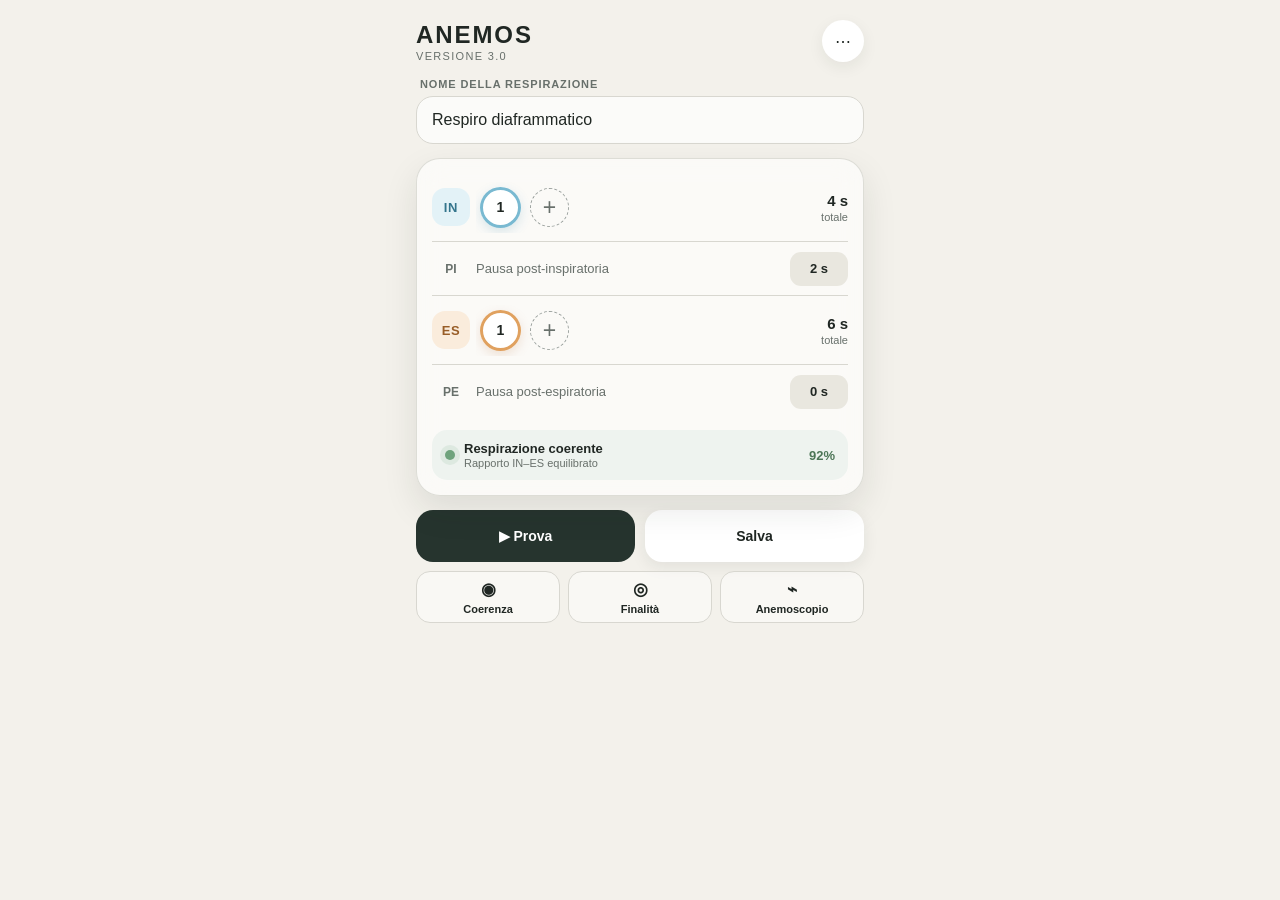
<file: ANEMOS_3/index.html>
<!DOCTYPE html>
<html lang="it">
<head>
    <meta charset="UTF-8">

    <meta
        name="viewport"
        content="width=device-width, initial-scale=1, viewport-fit=cover"
    >

    <meta
        name="theme-color"
        content="#f3f1eb"
    >

    <title>ANEMOS 3.0</title>

    <style>
        :root {
            --background: #f3f1eb;
            --surface: #ffffff;
            --surface-soft: #e9e7df;
            --text: #202723;
            --text-soft: #68706b;
            --line: #d8d7d0;

            --in: #79b9d1;
            --in-soft: #e3f2f7;

            --es: #e0a15f;
            --es-soft: #faecdc;

            --dark: #26342e;
            --danger: #a34444;

            --radius-large: 24px;
            --radius-medium: 17px;
            --radius-small: 12px;

            --shadow:
                0 14px 34px rgba(28, 38, 33, 0.10);
        }

        * {
            box-sizing: border-box;
            -webkit-tap-highlight-color: transparent;
        }

        html,
        body {
            margin: 0;
            min-height: 100%;
            background: var(--background);
            color: var(--text);
            font-family:
                -apple-system,
                BlinkMacSystemFont,
                "Segoe UI",
                sans-serif;
        }

        body {
            display: flex;
            justify-content: center;
        }

        button,
        input {
            font: inherit;
        }

        button {
            color: inherit;
        }

        .app {
            width: 100%;
            max-width: 480px;
            min-height: 100dvh;
            padding:
                max(18px, env(safe-area-inset-top))
                16px
                max(22px, env(safe-area-inset-bottom));
        }

        /* HEADER */

        .topbar {
            display: flex;
            align-items: center;
            justify-content: space-between;
            min-height: 46px;
            margin-bottom: 14px;
        }

        .brand-block {
            display: flex;
            flex-direction: column;
            gap: 1px;
        }

        .brand {
            margin: 0;
            font-size: 24px;
            font-weight: 760;
            letter-spacing: 0.08em;
        }

        .version {
            font-size: 11px;
            color: var(--text-soft);
            letter-spacing: 0.12em;
        }

        .icon-button {
            width: 42px;
            height: 42px;
            border: 0;
            border-radius: 50%;
            background: var(--surface);
            box-shadow: 0 5px 16px rgba(28, 38, 33, 0.07);
            cursor: pointer;
        }

        /* NOME RESPIRAZIONE */

        .breath-name {
            margin-bottom: 14px;
        }

        .breath-name label {
            display: block;
            margin: 0 0 6px 4px;
            font-size: 11px;
            font-weight: 700;
            color: var(--text-soft);
            letter-spacing: 0.08em;
            text-transform: uppercase;
        }

        .breath-name input {
            width: 100%;
            height: 48px;
            padding: 0 15px;
            border: 1px solid var(--line);
            border-radius: var(--radius-medium);
            background: rgba(255, 255, 255, 0.72);
            color: var(--text);
            font-size: 16px;
            outline: none;
        }

        .breath-name input:focus {
            border-color: var(--dark);
            background: var(--surface);
        }

        /* BUILDER */

        .builder {
            padding: 15px;
            border: 1px solid rgba(216, 215, 208, 0.85);
            border-radius: var(--radius-large);
            background: rgba(255, 255, 255, 0.62);
            box-shadow: var(--shadow);
            backdrop-filter: blur(14px);
        }

        .phase-row {
            display: grid;
            grid-template-columns: 44px 1fr 42px;
            align-items: center;
            min-height: 66px;
        }

        .phase-label {
            display: flex;
            align-items: center;
            justify-content: center;
            width: 38px;
            height: 38px;
            border-radius: 13px;
            font-size: 13px;
            font-weight: 800;
            letter-spacing: 0.05em;
        }

        .phase-label.in {
            background: var(--in-soft);
            color: #34758c;
        }

        .phase-label.es {
            background: var(--es-soft);
            color: #985d27;
        }

        .timeline {
            display: flex;
            align-items: center;
            gap: 9px;
            min-width: 0;
            overflow-x: auto;
            padding: 5px 4px;
            scrollbar-width: none;
        }

        .timeline::-webkit-scrollbar {
            display: none;
        }

        .anemodromos {
            position: relative;
            flex: 0 0 auto;
            width: 41px;
            height: 41px;
            border: 0;
            border-radius: 50%;
            background: var(--surface);
            box-shadow:
                0 3px 10px rgba(30, 40, 35, 0.10),
                inset 0 0 0 2px var(--line);
            font-size: 14px;
            font-weight: 750;
            cursor: pointer;
        }

        .anemodromos.in-active {
            box-shadow:
                0 4px 12px rgba(61, 139, 168, 0.18),
                inset 0 0 0 3px var(--in);
        }

        .anemodromos.es-active {
            box-shadow:
                0 4px 12px rgba(183, 111, 49, 0.18),
                inset 0 0 0 3px var(--es);
        }

        .anemodromos small {
            position: absolute;
            left: 50%;
            bottom: -13px;
            transform: translateX(-50%);
            font-size: 9px;
            font-weight: 650;
            color: var(--text-soft);
            white-space: nowrap;
        }

        .add-button {
            width: 39px;
            height: 39px;
            border: 1px dashed #9ca29e;
            border-radius: 50%;
            background: transparent;
            color: var(--text-soft);
            font-size: 23px;
            line-height: 1;
            cursor: pointer;
        }

        .phase-summary {
            display: flex;
            flex-direction: column;
            align-items: flex-end;
            gap: 2px;
            font-size: 11px;
            color: var(--text-soft);
        }

        .phase-summary strong {
            color: var(--text);
            font-size: 15px;
        }

        .divider {
            height: 1px;
            margin: 1px 0;
            background: var(--line);
        }

        /* PAUSE */

        .pause-row {
            display: grid;
            grid-template-columns: 44px 1fr 58px;
            align-items: center;
            min-height: 51px;
        }

        .pause-symbol {
            width: 38px;
            text-align: center;
            font-size: 12px;
            font-weight: 800;
            color: var(--text-soft);
        }

        .pause-label {
            font-size: 13px;
            color: var(--text-soft);
        }

        .pause-control {
            display: flex;
            align-items: center;
            justify-content: center;
            height: 34px;
            border-radius: 11px;
            background: var(--surface-soft);
            font-size: 13px;
            font-weight: 750;
        }

        /* ANALISI */

        .status-bar {
            display: flex;
            align-items: center;
            justify-content: space-between;
            gap: 10px;
            margin-top: 13px;
            padding: 11px 13px;
            border-radius: 15px;
            background: #eef3ef;
        }

        .status-main {
            display: flex;
            align-items: center;
            gap: 9px;
            min-width: 0;
        }

        .status-dot {
            flex: 0 0 auto;
            width: 10px;
            height: 10px;
            border-radius: 50%;
            background: #6ea37c;
            box-shadow: 0 0 0 5px rgba(110, 163, 124, 0.13);
        }

        .status-text {
            min-width: 0;
        }

        .status-text strong {
            display: block;
            font-size: 13px;
        }

        .status-text span {
            display: block;
            margin-top: 1px;
            overflow: hidden;
            color: var(--text-soft);
            font-size: 11px;
            text-overflow: ellipsis;
            white-space: nowrap;
        }

        .status-score {
            font-size: 13px;
            font-weight: 800;
            color: #4d7657;
        }

        /* AZIONI */

        .primary-actions {
            display: grid;
            grid-template-columns: 1fr 1fr;
            gap: 10px;
            margin-top: 14px;
        }

        .action-button {
            min-height: 52px;
            border: 0;
            border-radius: var(--radius-medium);
            font-size: 14px;
            font-weight: 750;
            cursor: pointer;
        }

        .action-button.preview {
            background: var(--dark);
            color: white;
        }

        .action-button.save {
            background: var(--surface);
            box-shadow: 0 5px 16px rgba(28, 38, 33, 0.08);
        }

        .secondary-actions {
            display: grid;
            grid-template-columns: repeat(3, 1fr);
            gap: 8px;
            margin-top: 9px;
        }

        .secondary-button {
            min-height: 47px;
            padding: 7px 5px;
            border: 1px solid var(--line);
            border-radius: 14px;
            background: rgba(255, 255, 255, 0.44);
            font-size: 11px;
            font-weight: 690;
            cursor: pointer;
        }

        .secondary-button span {
            display: block;
            margin-bottom: 3px;
            font-size: 17px;
        }

        /* OVERLAY E BOTTOM SHEET */

        .overlay {
            position: fixed;
            z-index: 20;
            inset: 0;
            display: flex;
            align-items: flex-end;
            justify-content: center;
            padding-top: 30px;
            background: rgba(20, 27, 24, 0.38);
            opacity: 0;
            pointer-events: none;
            transition: opacity 180ms ease;
        }

        .overlay.open {
            opacity: 1;
            pointer-events: auto;
        }

        .sheet {
            width: 100%;
            max-width: 480px;
            max-height: 88dvh;
            overflow-y: auto;
            padding:
                10px
                17px
                max(22px, env(safe-area-inset-bottom));
            border-radius: 27px 27px 0 0;
            background: var(--background);
            box-shadow: 0 -16px 40px rgba(20, 27, 24, 0.20);
            transform: translateY(105%);
            transition: transform 220ms ease;
        }

        .overlay.open .sheet {
            transform: translateY(0);
        }

        .sheet-handle {
            width: 44px;
            height: 5px;
            margin: 0 auto 13px;
            border-radius: 999px;
            background: #babdb9;
        }

        .sheet-header {
            display: flex;
            align-items: center;
            justify-content: space-between;
            margin-bottom: 15px;
        }

        .sheet-title {
            margin: 0;
            font-size: 18px;
        }

        .sheet-subtitle {
            margin: 3px 0 0;
            color: var(--text-soft);
            font-size: 12px;
        }

        .close-button {
            width: 38px;
            height: 38px;
            border: 0;
            border-radius: 50%;
            background: var(--surface);
            font-size: 18px;
            cursor: pointer;
        }

        .editor-card {
            margin-bottom: 11px;
            padding: 14px;
            border: 1px solid var(--line);
            border-radius: var(--radius-medium);
            background: rgba(255, 255, 255, 0.70);
        }

        .editor-label {
            display: block;
            margin-bottom: 9px;
            font-size: 11px;
            font-weight: 800;
            color: var(--text-soft);
            letter-spacing: 0.07em;
            text-transform: uppercase;
        }

        .segmented {
            display: grid;
            grid-template-columns: repeat(3, 1fr);
            gap: 5px;
            padding: 4px;
            border-radius: 13px;
            background: var(--surface-soft);
        }

        .segment {
            min-height: 38px;
            border: 0;
            border-radius: 10px;
            background: transparent;
            font-size: 12px;
            font-weight: 700;
            cursor: pointer;
        }

        .segment.selected {
            background: var(--surface);
            box-shadow: 0 2px 8px rgba(28, 38, 33, 0.10);
        }

        .duration-control {
            display: grid;
            grid-template-columns: 46px 1fr 46px;
            gap: 8px;
            align-items: center;
        }

        .duration-button {
            height: 42px;
            border: 0;
            border-radius: 12px;
            background: var(--surface-soft);
            font-size: 21px;
            cursor: pointer;
        }

        .duration-value {
            text-align: center;
            font-size: 22px;
            font-weight: 800;
        }

        .sector {
            padding: 12px 0;
            border-bottom: 1px solid var(--line);
        }

        .sector:last-child {
            border-bottom: 0;
            padding-bottom: 0;
        }

        .sector:first-child {
            padding-top: 0;
        }

        .sector-head {
            display: flex;
            align-items: center;
            justify-content: space-between;
            gap: 10px;
            margin-bottom: 9px;
        }

        .sector-toggle {
            display: flex;
            align-items: center;
            gap: 9px;
            font-size: 14px;
            font-weight: 700;
        }

        .sector-toggle input {
            width: 19px;
            height: 19px;
            accent-color: var(--dark);
        }

        .volume-options {
            display: grid;
            grid-template-columns: repeat(3, 1fr);
            gap: 5px;
        }

        .volume-button {
            min-height: 35px;
            border: 1px solid var(--line);
            border-radius: 10px;
            background: transparent;
            font-size: 11px;
            font-weight: 680;
            cursor: pointer;
        }

        .volume-button.selected {
            border-color: var(--dark);
            background: var(--dark);
            color: white;
        }

        .sheet-actions {
            display: grid;
            grid-template-columns: 1fr 2fr;
            gap: 9px;
            margin-top: 14px;
        }

        .delete-button,
        .confirm-button {
            min-height: 50px;
            border: 0;
            border-radius: 15px;
            font-weight: 760;
            cursor: pointer;
        }

        .delete-button {
            background: #f1dddd;
            color: var(--danger);
        }

        .confirm-button {
            background: var(--dark);
            color: white;
        }

        /* TELEFONI MOLTO PICCOLI */

        @media (max-height: 720px) {
            .app {
                padding-top: 10px;
            }

            .topbar {
                min-height: 39px;
                margin-bottom: 8px;
            }

            .breath-name {
                margin-bottom: 9px;
            }

            .breath-name input {
                height: 43px;
            }

            .builder {
                padding: 11px 13px;
            }

            .phase-row {
                min-height: 59px;
            }

            .pause-row {
                min-height: 44px;
            }

            .primary-actions {
                margin-top: 10px;
            }

            .action-button {
                min-height: 47px;
            }

            .secondary-button {
                min-height: 42px;
            }
        }
    </style>
</head>

<body>

    <main class="app">

        <header class="topbar">
            <div class="brand-block">
                <h1 class="brand">ANEMOS</h1>
                <span class="version">VERSIONE 3.0</span>
            </div>

            <button
                class="icon-button"
                type="button"
                aria-label="Menu"
            >
                ⋯
            </button>
        </header>

        <section class="breath-name">
            <label for="breathName">
                Nome della respirazione
            </label>

            <input
                id="breathName"
                type="text"
                value="Respiro diaframmatico"
                autocomplete="off"
            >
        </section>

        <section class="builder">

            <div class="phase-row">

                <div class="phase-label in">
                    IN
                </div>

                <div
                    class="timeline"
                    id="inhaleTimeline"
                >
                    <button
                        class="anemodromos in-active"
                        type="button"
                        data-phase="IN"
                        data-number="1"
                    >
                        1
                        <small>4 s</small>
                    </button>

                    <button
                        class="add-button"
                        type="button"
                        data-add-phase="IN"
                        aria-label="Aggiungi Anemodromos inspiratorio"
                    >
                        +
                    </button>
                </div>

                <div class="phase-summary">
                    <strong id="inhaleTotal">4 s</strong>
                    <span>totale</span>
                </div>

            </div>

            <div class="divider"></div>

            <div class="pause-row">

                <div class="pause-symbol">
                    PI
                </div>

                <div class="pause-label">
                    Pausa post-inspiratoria
                </div>

                <div class="pause-control">
                    2 s
                </div>

            </div>

            <div class="divider"></div>

            <div class="phase-row">

                <div class="phase-label es">
                    ES
                </div>

                <div
                    class="timeline"
                    id="exhaleTimeline"
                >
                    <button
                        class="anemodromos es-active"
                        type="button"
                        data-phase="ES"
                        data-number="1"
                    >
                        1
                        <small>6 s</small>
                    </button>

                    <button
                        class="add-button"
                        type="button"
                        data-add-phase="ES"
                        aria-label="Aggiungi Anemodromos espiratorio"
                    >
                        +
                    </button>
                </div>

                <div class="phase-summary">
                    <strong id="exhaleTotal">6 s</strong>
                    <span>totale</span>
                </div>

            </div>

            <div class="divider"></div>

            <div class="pause-row">

                <div class="pause-symbol">
                    PE
                </div>

                <div class="pause-label">
                    Pausa post-espiratoria
                </div>

                <div class="pause-control">
                    0 s
                </div>

            </div>

            <div class="status-bar">

                <div class="status-main">
                    <span class="status-dot"></span>

                    <div class="status-text">
                        <strong>Respirazione coerente</strong>
                        <span>Rapporto IN–ES equilibrato</span>
                    </div>
                </div>

                <div class="status-score">
                    92%
                </div>

            </div>

        </section>

        <section class="primary-actions">

            <button
                class="action-button preview"
                type="button"
            >
                ▶ Prova
            </button>

            <button
                class="action-button save"
                type="button"
            >
                Salva
            </button>

        </section>

        <section class="secondary-actions">

            <button
                class="secondary-button"
                type="button"
            >
                <span>◉</span>
                Coerenza
            </button>

            <button
                class="secondary-button"
                type="button"
            >
                <span>◎</span>
                Finalità
            </button>

            <button
                class="secondary-button"
                type="button"
            >
                <span>⌁</span>
                Anemoscopio
            </button>

        </section>

    </main>

    <!-- EDITOR ANEMODROMOS -->

    <div
        class="overlay"
        id="editorOverlay"
        aria-hidden="true"
    >

        <section
            class="sheet"
            role="dialog"
            aria-modal="true"
            aria-labelledby="editorTitle"
        >

            <div class="sheet-handle"></div>

            <header class="sheet-header">

                <div>
                    <h2
                        class="sheet-title"
                        id="editorTitle"
                    >
                        Anemodromos 1
                    </h2>

                    <p
                        class="sheet-subtitle"
                        id="editorSubtitle"
                    >
                        Inspirazione
                    </p>
                </div>

                <button
                    class="close-button"
                    id="closeEditor"
                    type="button"
                    aria-label="Chiudi editor"
                >
                    ×
                </button>

            </header>

            <div class="editor-card">

                <span class="editor-label">
                    Durata
                </span>

                <div class="duration-control">

                    <button
                        class="duration-button"
                        id="decreaseDuration"
                        type="button"
                    >
                        −
                    </button>

                    <div
                        class="duration-value"
                        id="durationValue"
                    >
                        4,0 s
                    </div>

                    <button
                        class="duration-button"
                        id="increaseDuration"
                        type="button"
                    >
                        +
                    </button>

                </div>

            </div>

            <div class="editor-card">

                <span class="editor-label">
                    Percorso dell’aria
                </span>

                <div
                    class="segmented"
                    data-single-selection
                >

                    <button
    class="segment selected"
    id="noseButton"
    type="button"
>
    👃👃
</button>

<button
    class="segment"
    type="button"
>
    👄
</button>

<button
    class="segment"
    type="button"
>
    👃👄
</button>
                </div>

            </div>

            <div class="editor-card">

                <span class="editor-label">
                    Settori e volumi
                </span>

                <div class="sector">

                    <div class="sector-head">
                        <label class="sector-toggle">
                            <input
                                type="checkbox"
                                checked
                            >
                            Addome
                        </label>
                    </div>

                    <div
                        class="volume-options"
                        data-single-selection
                    >
                        <button
                            class="volume-button"
                            type="button"
                        >
                            Ridotto
                        </button>

                        <button
                            class="volume-button"
                            type="button"
                        >
                            Naturale
                        </button>

                        <button
                            class="volume-button selected"
                            type="button"
                        >
                            Completo
                        </button>
                    </div>

                </div>

                <div class="sector">

                    <div class="sector-head">
                        <label class="sector-toggle">
                            <input
                                type="checkbox"
                                checked
                            >
                            Torace inferiore
                        </label>
                    </div>

                    <div
                        class="volume-options"
                        data-single-selection
                    >
                        <button
                            class="volume-button"
                            type="button"
                        >
                            Ridotto
                        </button>

                        <button
                            class="volume-button selected"
                            type="button"
                        >
                            Naturale
                        </button>

                        <button
                            class="volume-button"
                            type="button"
                        >
                            Completo
                        </button>
                    </div>

                </div>

                <div class="sector">

                    <div class="sector-head">
                        <label class="sector-toggle">
                            <input
                                type="checkbox"
                                checked
                            >
                            Torace superiore
                        </label>
                    </div>

                    <div
                        class="volume-options"
                        data-single-selection
                    >
                        <button
                            class="volume-button selected"
                            type="button"
                        >
                            Ridotto
                        </button>

                        <button
                            class="volume-button"
                            type="button"
                        >
                            Naturale
                        </button>

                        <button
                            class="volume-button"
                            type="button"
                        >
                            Completo
                        </button>
                    </div>

                </div>

            </div>

            <div class="sheet-actions">

                <button
                    class="delete-button"
                    type="button"
                >
                    Elimina
                </button>

                <button
                    class="confirm-button"
                    id="confirmEditor"
                    type="button"
                >
                    Conferma
                </button>

            </div>

        </section>

    </div>

    <script>
        const overlay =
            document.getElementById("editorOverlay");

        const closeEditorButton =
            document.getElementById("closeEditor");

        const confirmEditorButton =
            document.getElementById("confirmEditor");

        const editorTitle =
            document.getElementById("editorTitle");

        const editorSubtitle =
            document.getElementById("editorSubtitle");

        const durationValue =
            document.getElementById("durationValue");

        let currentDuration = 4;

        function openEditor(phase, number, duration) {
            editorTitle.textContent =
                `Anemodromos ${number}`;

            editorSubtitle.textContent =
                phase === "IN"
                    ? "Inspirazione"
                    : "Espirazione";

            currentDuration = duration;

            updateDurationDisplay();

            overlay.classList.add("open");
            overlay.setAttribute("aria-hidden", "false");

            document.body.style.overflow = "hidden";
        }

        function closeEditor() {
            overlay.classList.remove("open");
            overlay.setAttribute("aria-hidden", "true");

            document.body.style.overflow = "";
        }

        function updateDurationDisplay() {
            durationValue.textContent =
                currentDuration
                    .toFixed(1)
                    .replace(".", ",") + " s";
        }

        document.addEventListener(
            "click",
            function (event) {
                const anemodromos =
                    event.target.closest(
                        ".anemodromos"
                    );

                if (anemodromos) {
                    const phase =
                        anemodromos.dataset.phase;

                    const number =
                        anemodromos.dataset.number;

                    const durationText =
                        anemodromos
                            .querySelector("small")
                            .textContent;

                    const duration =
                        Number(
                            durationText.replace(
                                " s",
                                ""
                            )
                        );

                    openEditor(
                        phase,
                        number,
                        duration
                    );

                    return;
                }

                const addButton =
                    event.target.closest(
                        "[data-add-phase]"
                    );

                if (addButton) {
                    addAnemodromos(
                        addButton.dataset.addPhase
                    );
                }
            }
        );

        function addAnemodromos(phase) {
            const timeline =
                phase === "IN"
                    ? document.getElementById(
                        "inhaleTimeline"
                    )
                    : document.getElementById(
                        "exhaleTimeline"
                    );

            const addButton =
                timeline.querySelector(
                    ".add-button"
                );

            const existing =
                timeline.querySelectorAll(
                    ".anemodromos"
                );

            const number =
                existing.length + 1;

            const button =
                document.createElement("button");

            button.type = "button";
            button.className =
                phase === "IN"
                    ? "anemodromos in-active"
                    : "anemodromos es-active";

            button.dataset.phase = phase;
            button.dataset.number = number;

            button.innerHTML =
                `${number}<small>2 s</small>`;

            timeline.insertBefore(
                button,
                addButton
            );

            openEditor(
                phase,
                number,
                2
            );
        }

        document
            .getElementById(
                "decreaseDuration"
            )
            .addEventListener(
                "click",
                function () {
                    currentDuration =
                        Math.max(
                            0.5,
                            currentDuration - 0.5
                        );

                    updateDurationDisplay();
                }
            );

        document
            .getElementById(
                "increaseDuration"
            )
            .addEventListener(
                "click",
                function () {
                    currentDuration =
                        Math.min(
                            30,
                            currentDuration + 0.5
                        );

                    updateDurationDisplay();
                }
            );

        document
            .querySelectorAll(
                "[data-single-selection]"
            )
            .forEach(function (group) {
                group.addEventListener(
                    "click",
                    function (event) {
                        const button =
                            event.target.closest(
                                "button"
                            );

                        if (!button) {
                            return;
                        }

                        group
                            .querySelectorAll(
                                "button"
                            )
                            .forEach(
                                function (item) {
                                    item.classList.remove(
                                        "selected"
                                    );
                                }
                            );

                        button.classList.add(
                            "selected"
                        );
                    }
                );
            });

        closeEditorButton.addEventListener(
            "click",
            closeEditor
        );

        confirmEditorButton.addEventListener(
            "click",
            closeEditor
        );

        overlay.addEventListener(
            "click",
            function (event) {
                if (event.target === overlay) {
                    closeEditor();
                }
            }
        );
    </script>

</body>
</html>
</file>
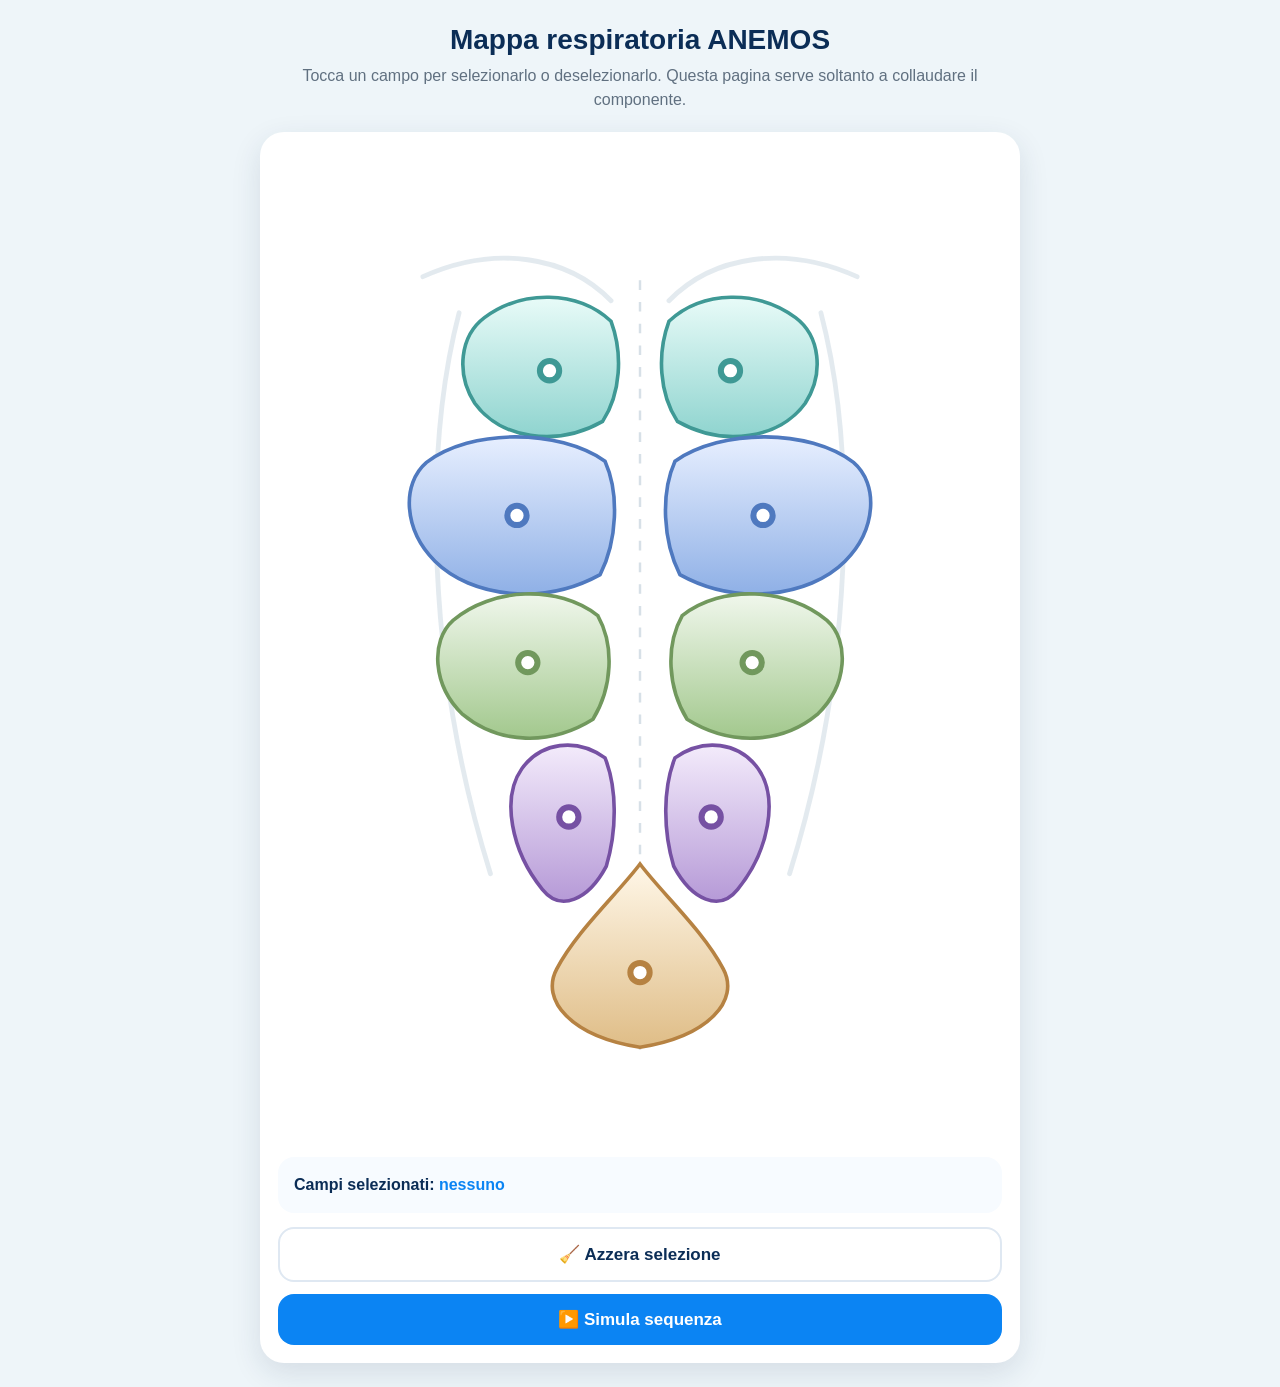
<file: anemos-map-test.html>
<!doctype html>
<html lang="it">
<head>
  <meta charset="UTF-8">

  <meta
    name="viewport"
    content="width=device-width, initial-scale=1"
  >

  <title>Test mappa ANEMOS</title>

  <style>
    *{
      box-sizing:border-box;
    }

    body{
      margin:0;
      min-height:100vh;
      padding:24px;
      background:#eef5f9;
      color:#0b2d56;
      font-family:Arial, Helvetica, sans-serif;
    }

    .testPage{
      width:min(100%, 760px);
      margin:0 auto;
    }

    h1{
      margin:0 0 8px;
      text-align:center;
      font-size:28px;
    }

    .instruction{
      margin:0 0 20px;
      text-align:center;
      color:#607080;
      line-height:1.5;
    }

    .mapCard{
      padding:18px;
      border-radius:24px;
      background:white;
      box-shadow:0 10px 30px rgba(24,49,79,.12);
    }

    #anemosMap{
      display:block;
      width:100%;
      min-height:600px;
      border:none;
    }

    .selectionBox{
      margin-top:18px;
      padding:16px;
      border-radius:16px;
      background:#f7fbff;
      font-weight:700;
      line-height:1.5;
    }

    #selectedFields{
      color:#0b84f3;
    }

    #resetMap{
      width:100%;
      margin-top:14px;
      padding:15px;
      border:2px solid #dfe8f2;
      border-radius:16px;
      background:white;
      color:#0b2d56;
      font-size:17px;
      font-weight:800;
      cursor:pointer;
    }
#playSequence{
  width:100%;
  margin-top:12px;
  padding:15px;
  border:none;
  border-radius:16px;
  background:#0b84f3;
  color:white;
  font-size:17px;
  font-weight:800;
  cursor:pointer;
}

#playSequence:disabled{
  opacity:.5;
  cursor:not-allowed;
}
    @media(max-width:650px){
      body{
        padding:12px;
      }

      #anemosMap{
        min-height:520px;
      }
    }
  </style>
</head>

<body>
  <main class="testPage">
    <h1>Mappa respiratoria ANEMOS</h1>

    <p class="instruction">
      Tocca un campo per selezionarlo o deselezionarlo.
      Questa pagina serve soltanto a collaudare il componente.
    </p>

    <section class="mapCard">
      <object
        id="anemosMap"
        type="image/svg+xml"
        data="anemos-map.svg"
        aria-label="Mappa respiratoria biomeccanica ANEMOS"
      ></object>

      <div class="selectionBox">
        Campi selezionati:
        <span id="selectedFields">nessuno</span>
      </div>

      <button id="resetMap" type="button">
        🧹 Azzera selezione
      </button>
      <button id="playSequence" type="button">
  ▶️ Simula sequenza
</button>
    </section>
  </main>

  <script>
    document.addEventListener("DOMContentLoaded", () => {
      const mapObject =
        document.getElementById("anemosMap");

      const selectedFieldsElement =
        document.getElementById("selectedFields");

      const resetButton =
        document.getElementById("resetMap");
const playButton =
  document.getElementById("playSequence");
      const fieldIds = [
        "sad",
        "sas",
        "spd",
        "sps",
        "ild",
        "ils",
        "ipd",
        "ips",
        "a"
      ];

      const labels = {
        sad: "SAD",
        sas: "SAS",
        spd: "SPD",
        sps: "SPS",
        ild: "ILD",
        ils: "ILS",
        ipd: "IPD",
        ips: "IPS",
        a: "A"
      };

      const selectedFields = new Set();

      
function updateOrderGraphics() {
  const svgDocument = getSvgDocument();

  if (!svgDocument) {
    return;
  }

  svgDocument
    .querySelectorAll(".orderGraphic")
    .forEach(graphic => graphic.remove());

  const centers = [...selectedFields]
    .map(fieldId => {
      const field = svgDocument.getElementById(fieldId);

      if (!field) {
        return null;
      }

      const box = field.getBBox();

      return {
        x: box.x + box.width / 2,
        y: box.y + box.height / 2
      };
    })
    .filter(Boolean);

  centers.slice(0, -1).forEach((center, index) => {
    const nextCenter = centers[index + 1];

    const path = svgDocument.createElementNS(
      "http://www.w3.org/2000/svg",
      "path"
    );

    const controlX =
      (center.x + nextCenter.x) / 2;

    const controlY =
      (center.y + nextCenter.y) / 2 - 30;

    path.classList.add("orderGraphic");

    path.setAttribute(
      "d",
      `M ${center.x} ${center.y}
       Q ${controlX} ${controlY}
       ${nextCenter.x} ${nextCenter.y}`
    );

    path.setAttribute("fill", "none");
    path.setAttribute("stroke", "#0b84f3");
    path.setAttribute("stroke-width", "3");
    path.setAttribute("stroke-linecap", "round");
    path.setAttribute("opacity", "0.45");
    path.setAttribute("pointer-events", "none");

    svgDocument.documentElement.appendChild(path);
  });

  centers.forEach((center, index) => {
    const badge = svgDocument.createElementNS(
      "http://www.w3.org/2000/svg",
      "g"
    );

    badge.classList.add("orderGraphic");
    badge.setAttribute("pointer-events", "none");

    const circle = svgDocument.createElementNS(
      "http://www.w3.org/2000/svg",
      "circle"
    );

    circle.setAttribute("cx", center.x);
    circle.setAttribute("cy", center.y);
    circle.setAttribute("r", "20");
    circle.setAttribute("fill", "#0b84f3");
    circle.setAttribute("stroke", "#ffffff");
    circle.setAttribute("stroke-width", "4");

    const number = svgDocument.createElementNS(
      "http://www.w3.org/2000/svg",
      "text"
    );

    number.setAttribute("x", center.x);
    number.setAttribute("y", center.y + 7);
    number.setAttribute("text-anchor", "middle");
    number.setAttribute("font-size", "20");
    number.setAttribute("font-weight", "900");
    number.setAttribute("fill", "#ffffff");
    number.textContent = index + 1;

    badge.append(circle, number);
    svgDocument.documentElement.appendChild(badge);
  });
}
function updateSummary() {
  if (selectedFields.size === 0) {
    selectedFieldsElement.textContent = "nessuno";
  } else {
    selectedFieldsElement.textContent =
      [...selectedFields]
        .map(fieldId => labels[fieldId])
        .join(" · ");
  }

  updateOrderGraphics();
}
      function getSvgDocument() {
        return mapObject.contentDocument;
      }
function wait(milliseconds) {
  return new Promise(resolve => {
    setTimeout(resolve, milliseconds);
  });
}

async function playSequence() {
  const svgDocument = getSvgDocument();
  const orderedFields = [...selectedFields];

  if (!svgDocument || orderedFields.length === 0) {
    return;
  }

  playButton.disabled = true;

  for (const fieldId of orderedFields) {
    const field = svgDocument.getElementById(fieldId);

    if (!field) {
      continue;
    }

    field.style.transform = "scale(1.12)";
    field.style.filter = "url(#fieldShadow)";

    await wait(550);

    field.style.transform = "";
    field.style.filter = "";

    await wait(180);
  }

  playButton.disabled = false;
}
      function resetSelection() {
        const svgDocument = getSvgDocument();

        if (!svgDocument) {
          return;
        }

        fieldIds.forEach(fieldId => {
          svgDocument
            .getElementById(fieldId)
            ?.classList.remove("selected");
        });

        selectedFields.clear();
        updateSummary();
      }

      mapObject.addEventListener("load", () => {
        const svgDocument = getSvgDocument();

        if (!svgDocument) {
          selectedFieldsElement.textContent =
            "mappa non caricata";
          return;
        }

        fieldIds.forEach(fieldId => {
          const field =
            svgDocument.getElementById(fieldId);

          if (!field) {
            return;
          }

          field.addEventListener("click", () => {
            const isSelected =
              selectedFields.has(fieldId);

            if (isSelected) {
              selectedFields.delete(fieldId);
              field.classList.remove("selected");
            } else {
              selectedFields.add(fieldId);
              field.classList.add("selected");
            }

            updateSummary();
          });
        });
      });

      resetButton.addEventListener(
        "click",
        resetSelection
      );
playButton.addEventListener(
  "click",
  playSequence
);
      updateSummary();
    });
  </script>
</body>
</html>
</file>
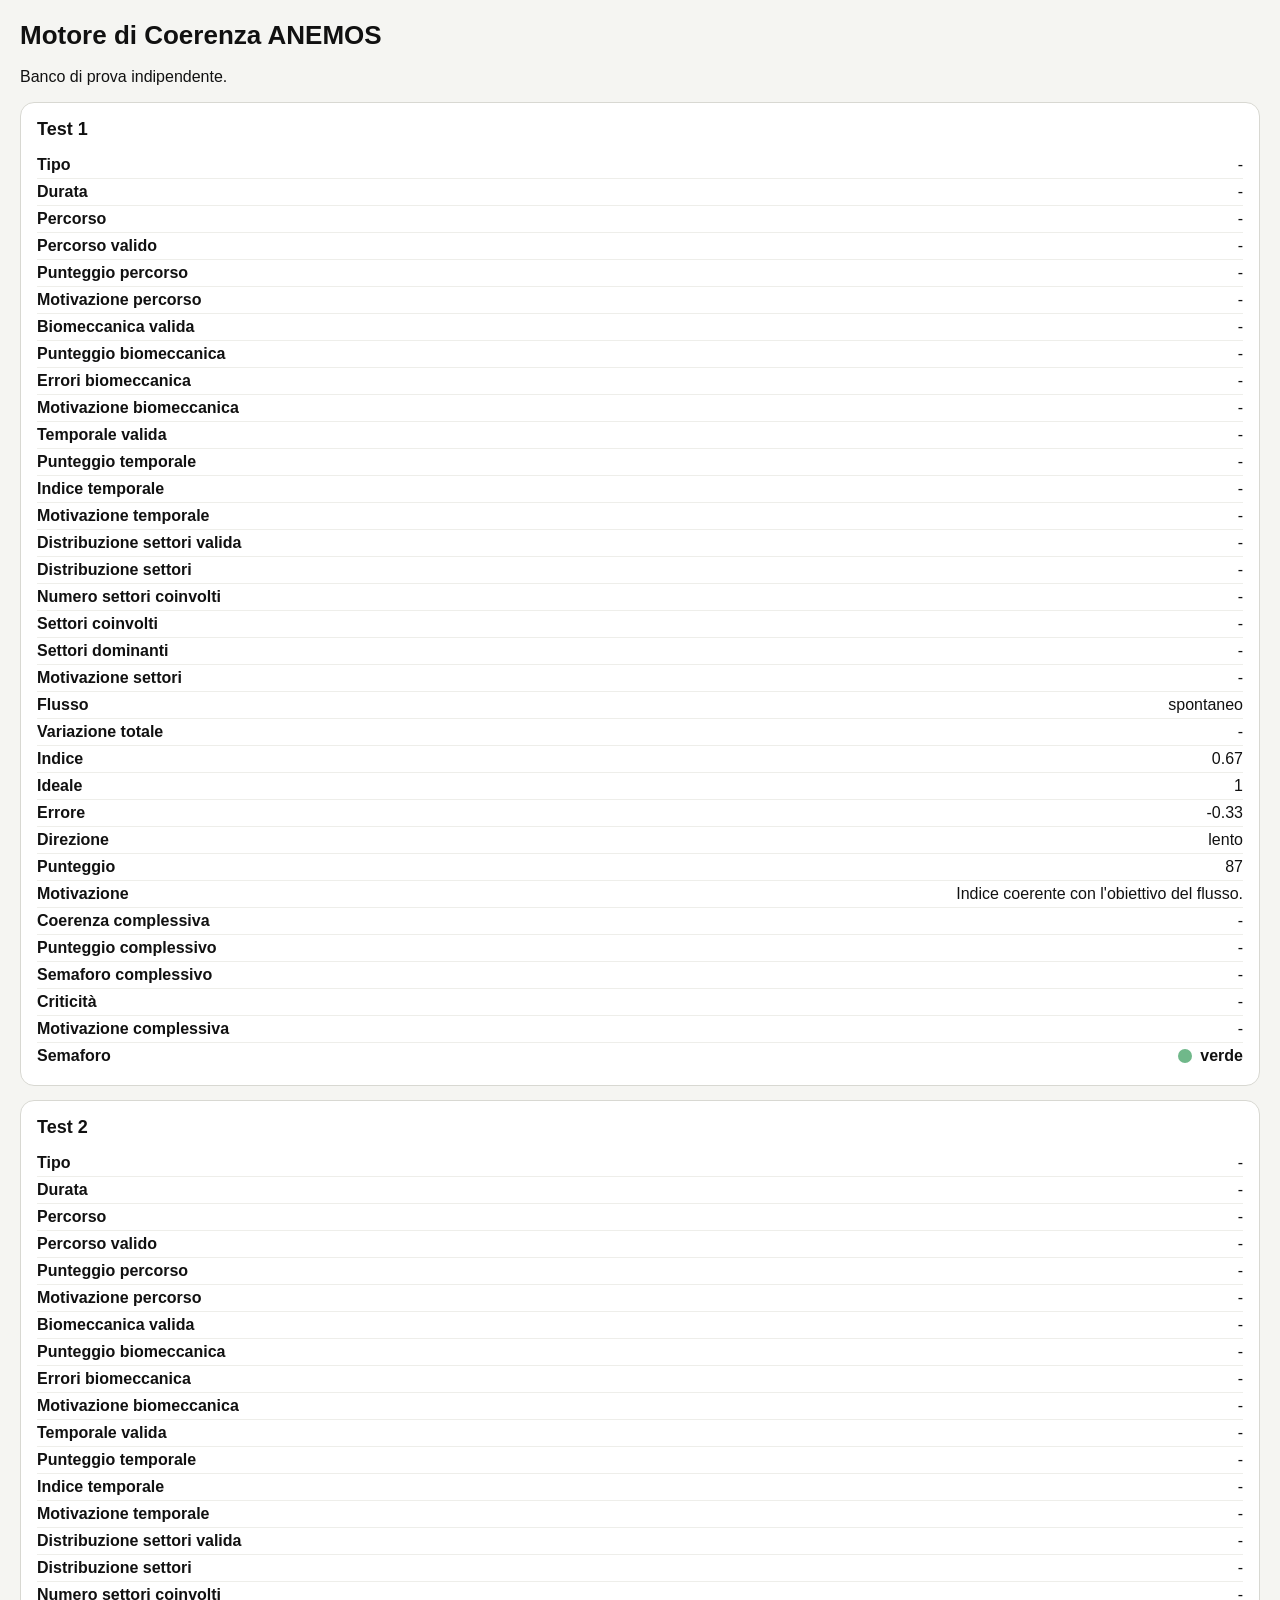
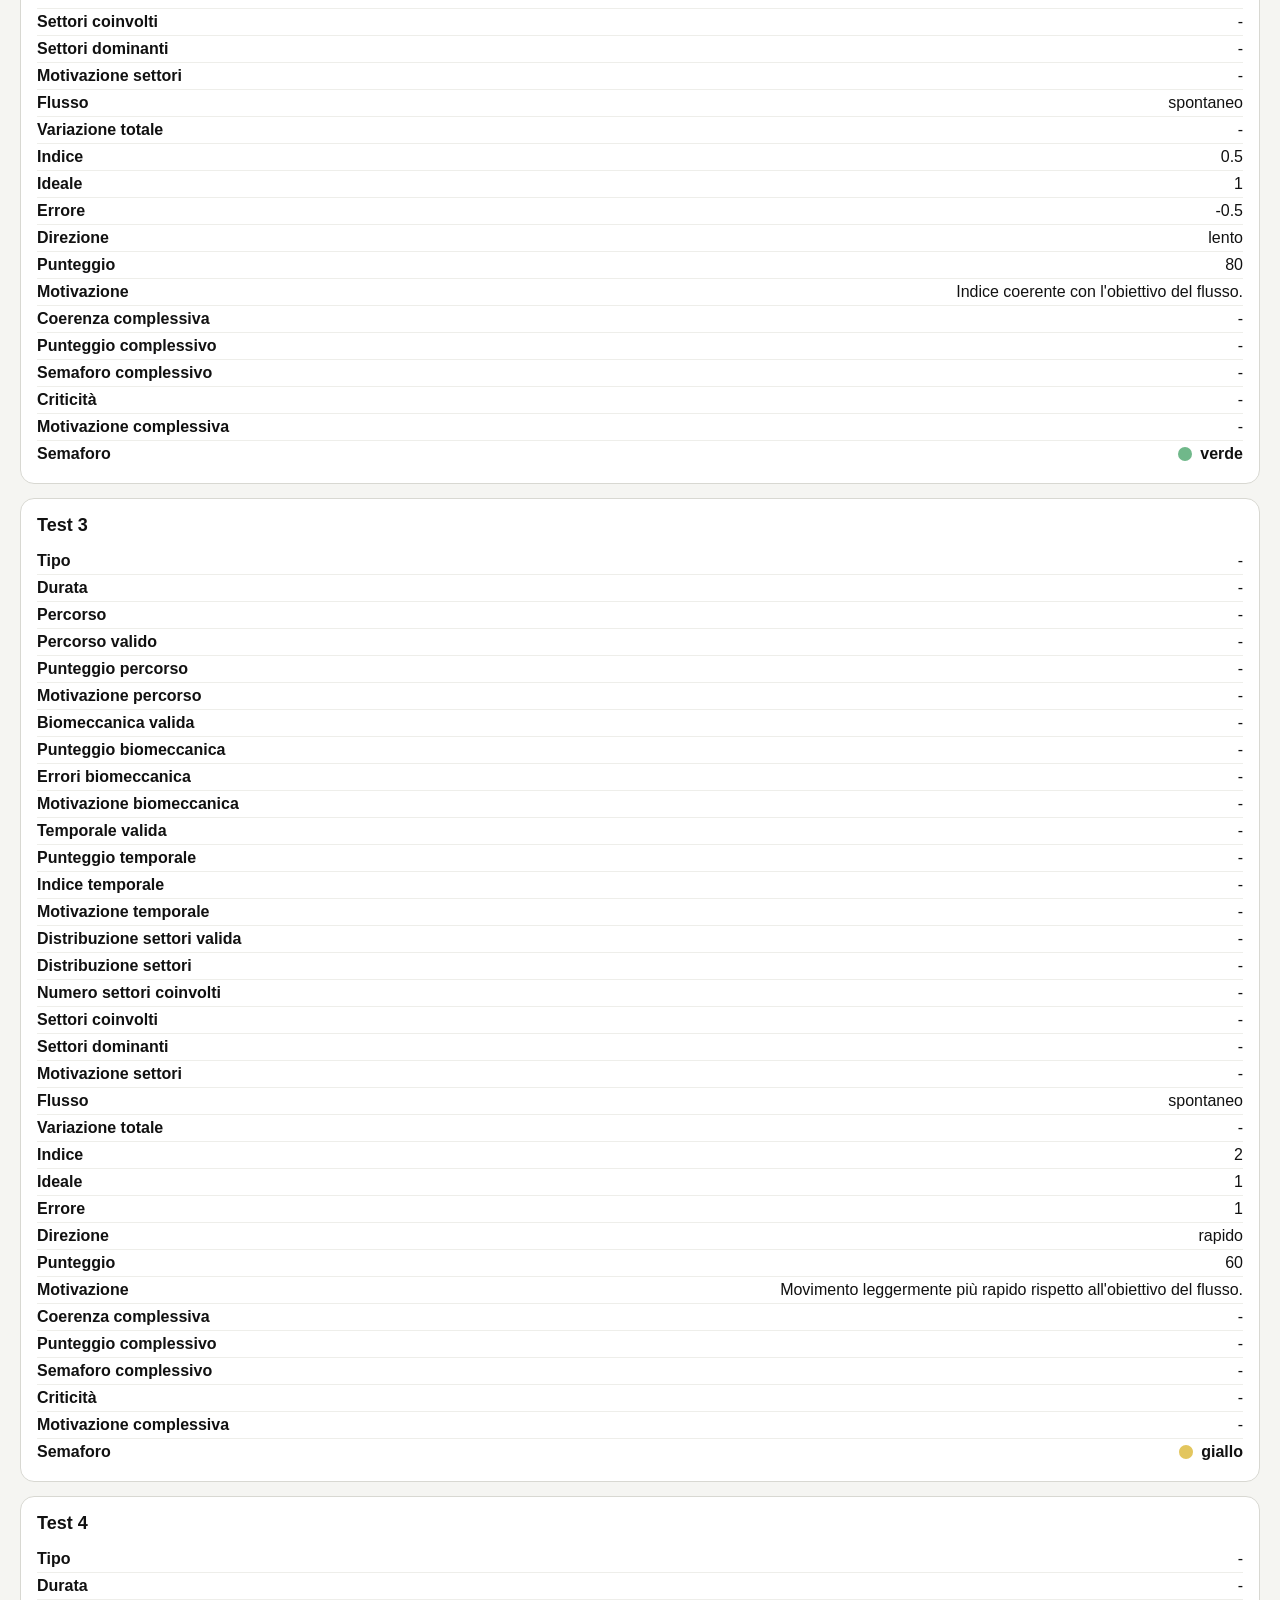
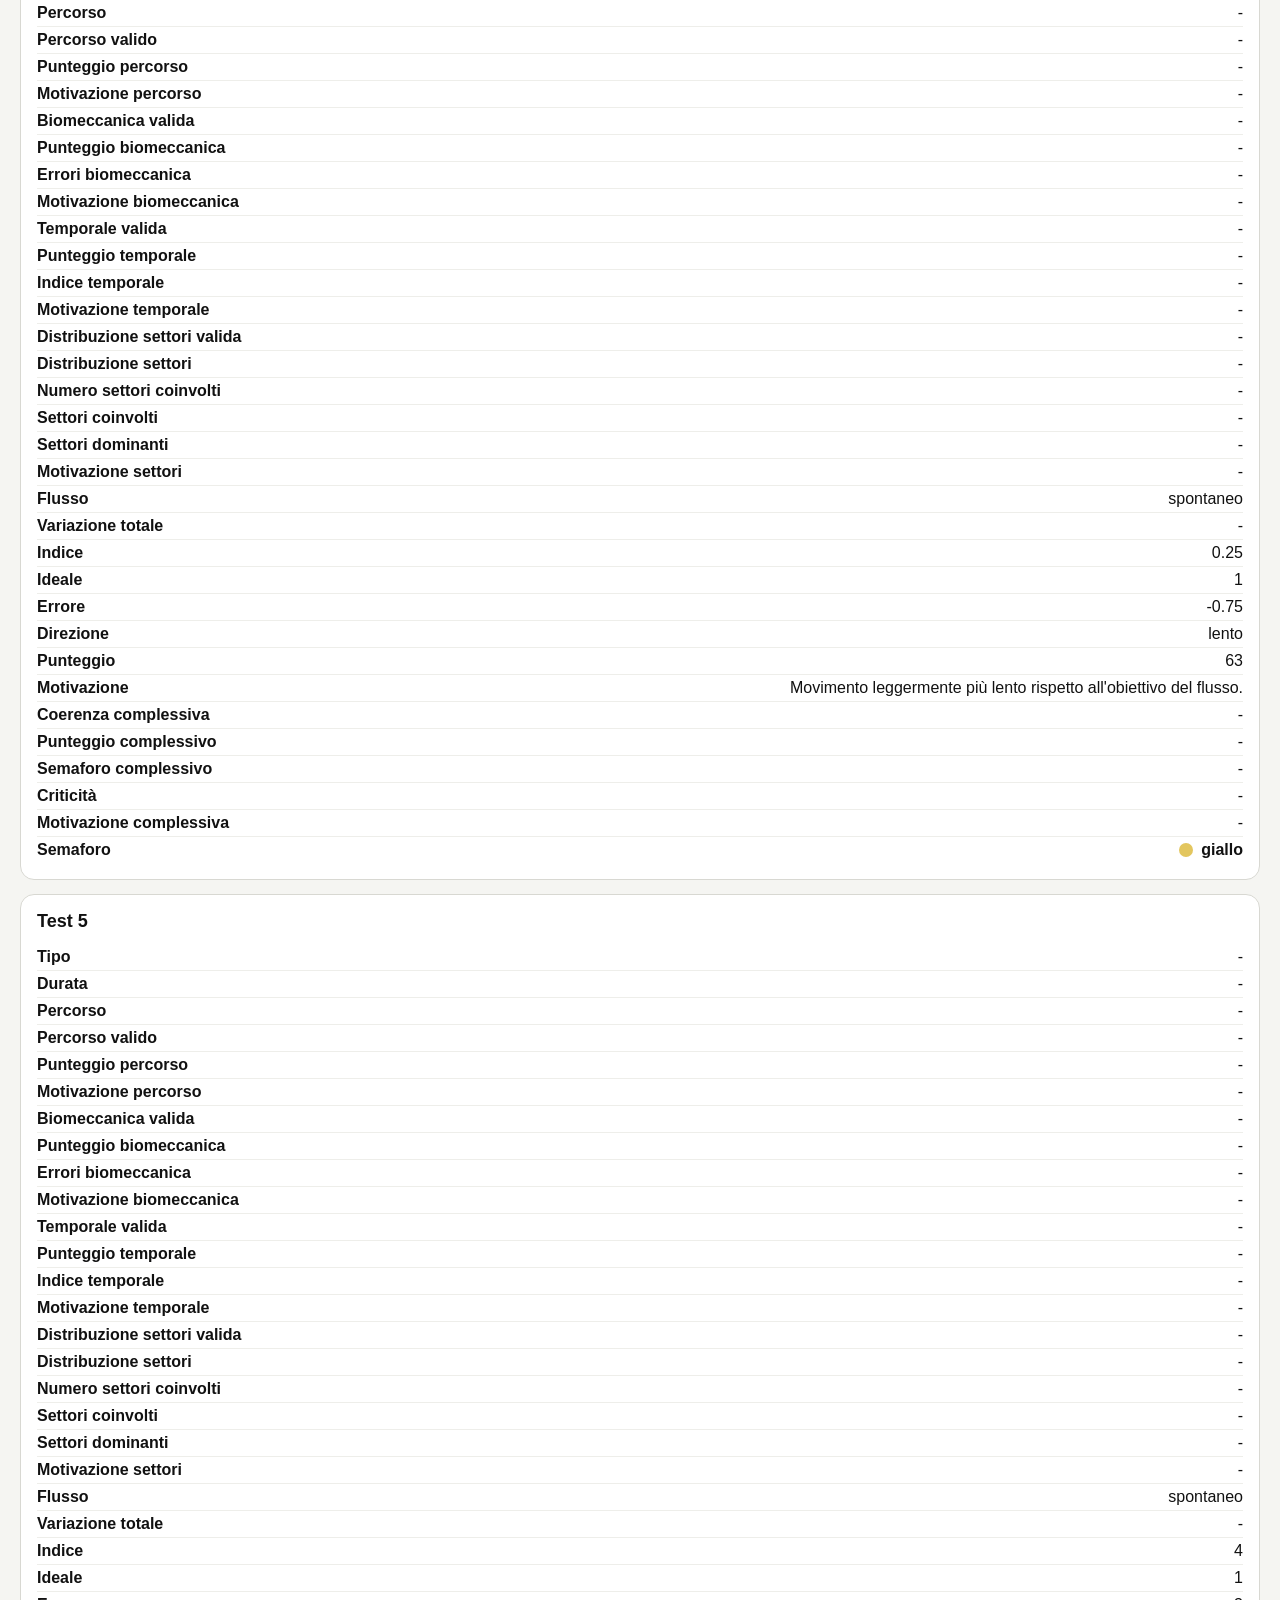
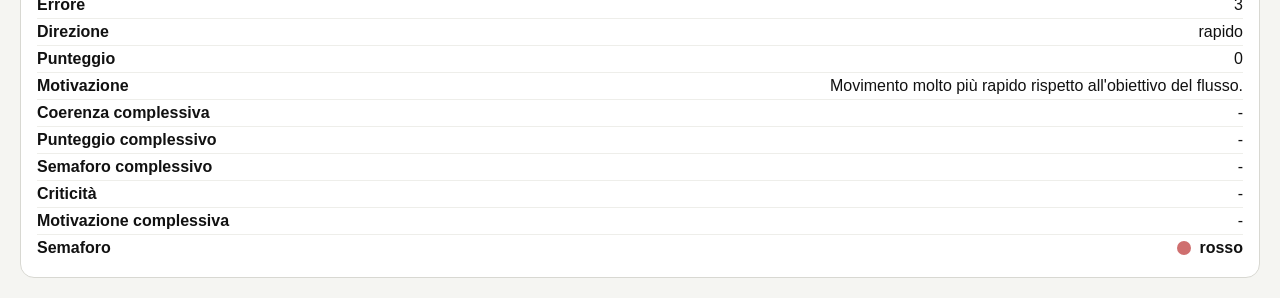
<file: motore-coerenza-test.html>
<!DOCTYPE html>

<html lang="it">

<head>

    <meta charset="UTF-8">

    <meta
        name="viewport"
        content="width=device-width, initial-scale=1.0"
    >

    <title>
        ANEMOS – Test Motore di Coerenza
    </title>

    <style>

        body {
            margin: 0;
            padding: 20px;

            font-family:
                Arial,
                sans-serif;

            background: #f5f5f2;
            color: #111;
        }


        h1 {
            margin-top: 0;
            font-size: 26px;
        }


        #risultati {
            display: grid;
            gap: 14px;
        }


        .test-card {
            background: #fff;

            border:
                1px solid #d8d8d2;

            border-radius: 14px;
            padding: 16px;

            box-sizing:
                border-box;
        }


        .test-card h2 {
            margin:
                0 0 12px;

            font-size: 18px;
        }


        .test-card h3 {
            margin:
                16px 0 8px;

            font-size: 16px;
        }


        .riga {
            display: flex;

            justify-content:
                space-between;

            align-items:
                flex-start;

            gap: 16px;

            padding:
                4px 0;

            border-bottom:
                1px solid #eeeeea;
        }


        .riga:last-child {
            border-bottom: 0;
        }


        .etichetta {
            font-weight: 700;
        }


        .valore {
            text-align: right;
        }


        .semaforo {
            display:
                inline-flex;

            align-items:
                center;

            gap: 8px;

            font-weight: 700;
        }


        .pallino {
            width: 14px;
            height: 14px;

            border-radius:
                50%;

            flex:
                0 0 auto;
        }


        .verde {
            background:
                #70b88a;
        }


        .giallo {
            background:
                #e3c65e;
        }


        .rosso {
            background:
                #cf6f6f;
        }


        @media (
            max-width: 700px
        ) {

            body {
                padding: 12px;
            }


            .riga {
                gap: 10px;
            }


            .etichetta {
                max-width: 48%;
            }


            .valore {
                max-width: 52%;

                overflow-wrap:
                    anywhere;
            }

        }

    </style>

</head>

<body>

    <h1>
        Motore di Coerenza ANEMOS
    </h1>


    <p>
        Banco di prova indipendente.
    </p>


    <div id="risultati"></div>


    <script>

        const risultatiTest =
            [];


        const risultatiApnee =
            [];


        const consoleOriginale =
            console.log;


        console.log =
            function (...argomenti) {

                consoleOriginale(
                    ...argomenti
                );


                if (
                    argomenti[0] ===
                    "Valutazione:"
                ) {

                    risultatiTest.push(
                        argomenti[1]
                    );

                }


                if (
                    argomenti[0] ===
                    "Valutazione apnea:"
                ) {

                    risultatiApnee.push(
                        argomenti[1]
                    );

                }

            };

    </script>


    <script src="model-3-1.js"></script>

    <script
        src="motore-coerenza-test.js?v=48"
    ></script>


    <script>

        const contenitore =
            document.getElementById(
                "risultati"
            );


        function aggiungiRiga(
            card,
            chiave,
            valore
        ) {

            const riga =
                document.createElement(
                    "div"
                );


            riga.className =
                "riga";


            const etichetta =
                document.createElement(
                    "span"
                );


            etichetta.className =
                "etichetta";


            etichetta.textContent =
                chiave;


            const contenuto =
                document.createElement(
                    "span"
                );


            contenuto.className =
                "valore";


            contenuto.textContent =
                valore ?? "-";


            riga.appendChild(
                etichetta
            );


            riga.appendChild(
                contenuto
            );


            card.appendChild(
                riga
            );

        }


        function aggiungiSemaforo(
            card,
            colore,
            etichetta = "Semaforo"
        ) {

            const coloreValido =
                [
                    "verde",
                    "giallo",
                    "rosso"
                ].includes(
                    colore
                )

                    ? colore

                    : "rosso";


            const riga =
                document.createElement(
                    "div"
                );


            riga.className =
                "riga";


            const nome =
                document.createElement(
                    "span"
                );


            nome.className =
                "etichetta";


            nome.textContent =
                etichetta;


            const semaforo =
                document.createElement(
                    "span"
                );


            semaforo.className =
                "semaforo";


            const pallino =
                document.createElement(
                    "span"
                );


            pallino.className =
                "pallino " +
                coloreValido;


            const testo =
                document.createElement(
                    "span"
                );


            testo.textContent =
                coloreValido;


            semaforo.appendChild(
                pallino
            );


            semaforo.appendChild(
                testo
            );


            riga.appendChild(
                nome
            );


            riga.appendChild(
                semaforo
            );


            card.appendChild(
                riga
            );

        }


        function valoreLista(
            valore,
            separatore = ", ",
            vuoto = "-"
        ) {

            if (
                !Array.isArray(
                    valore
                )
            ) {

                return vuoto;

            }


            if (
                valore.length === 0
            ) {

                return vuoto;

            }


            return valore.join(
                separatore
            );

        }


        /* =====================================================
           RISULTATI DEGLI ANEMOMERI
        ===================================================== */

        risultatiTest.forEach(
            (
                risultato,
                indice
            ) => {

                const card =
                    document.createElement(
                        "section"
                    );


                card.className =
                    "test-card";


                const titolo =
                    document.createElement(
                        "h2"
                    );


                titolo.textContent =
                    "Test " +
                    (
                        indice + 1
                    );


                card.appendChild(
                    titolo
                );


                const dati = {

                    Tipo:
                        risultato.tipo ?? "-",

                    Durata:
                        risultato.durata ?? "-",

                    Percorso:
                        risultato.percorso ?? "-",

                    "Percorso valido":
                        risultato.percorsoValido ?? "-",

                    "Punteggio percorso":
                        risultato.punteggioPercorso ?? "-",

                    "Motivazione percorso":
                        risultato.motivazionePercorso ?? "-",

                    "Biomeccanica valida":
                        risultato.biomeccanicaValida ?? "-",

                    "Punteggio biomeccanica":
                        risultato.punteggioBiomeccanica ?? "-",

                    "Errori biomeccanica":
                        Array.isArray(
                            risultato.erroriBiomeccanica
                        )

                            ? (
                                risultato
                                    .erroriBiomeccanica
                                    .length > 0

                                    ? risultato
                                        .erroriBiomeccanica
                                        .join(
                                            " | "
                                        )

                                    : "Nessun errore"
                            )

                            : "-",

                    "Motivazione biomeccanica":
                        risultato.motivazioneBiomeccanica ?? "-",

                    "Temporale valida":
                        risultato.temporaleValida ?? "-",

                    "Punteggio temporale":
                        risultato.punteggioTemporale ?? "-",

                    "Indice temporale":
                        risultato.indiceTemporale ?? "-",

                    "Motivazione temporale":
                        risultato.motivazioneTemporale ?? "-",

                    "Distribuzione settori valida":
                        risultato.distribuzioneSettoriValida ?? "-",

                    "Distribuzione settori":
                        risultato.distribuzioneSettori ?? "-",

                    "Numero settori coinvolti":
                        risultato.numeroSettoriCoinvolti ?? "-",

                    "Settori coinvolti":
                        valoreLista(
                            risultato.settoriCoinvolti
                        ),

                    "Settori dominanti":
                        valoreLista(
                            risultato.settoriDominanti
                        ),

                    "Motivazione settori":
                        risultato.motivazioneSettori ?? "-",

                    Flusso:
                        risultato.flusso ?? "-",

                    "Variazione totale":
                        risultato.variazioneTotale ?? "-",

                    Indice:
                        risultato.indice ?? "-",

                    Ideale:
                        risultato.ideale ?? "-",

                    Errore:
                        risultato.errore ?? "-",

                    Direzione:
                        risultato.direzione ?? "-",

                    Punteggio:
                        risultato.punteggio ?? "-",

                    Motivazione:
                        risultato.motivazione ?? "-",

                    "Coerenza complessiva":
                        risultato.coerenzaComplessivaValida ?? "-",

                    "Punteggio complessivo":
                        risultato.punteggioComplessivo ?? "-",

                    "Semaforo complessivo":
                        risultato.semaforoComplessivo ?? "-",

                    "Criticità":
                        Array.isArray(
                            risultato.criticitaComplessive
                        )

                            ? (
                                risultato
                                    .criticitaComplessive
                                    .length > 0

                                    ? risultato
                                        .criticitaComplessive
                                        .join(
                                            " | "
                                        )

                                    : "Nessuna"
                            )

                            : "-",

                    "Motivazione complessiva":
                        risultato.motivazioneComplessiva ?? "-"

                };


                Object.entries(
                    dati
                ).forEach(
                    (
                        [
                            chiave,
                            valore
                        ]
                    ) => {

                        aggiungiRiga(
                            card,
                            chiave,
                            valore
                        );

                    }
                );


                if (
                    Array.isArray(
                        risultato.variazioniSettori
                    ) &&
                    risultato
                        .variazioniSettori
                        .length > 0
                ) {

                    const titoloSettori =
                        document.createElement(
                            "h3"
                        );


                    titoloSettori.textContent =
                        "Settori";


                    card.appendChild(
                        titoloSettori
                    );


                    risultato
                        .variazioniSettori
                        .forEach(
                            settore => {

                                const segno =
                                    settore.finale >
                                    settore.iniziale

                                        ? "+"

                                        : settore.finale <
                                          settore.iniziale

                                            ? "−"

                                            : "=";


                                const descrizione =
                                    settore.iniziale +
                                    " → " +
                                    settore.finale +
                                    " (" +
                                    segno +
                                    settore.variazione +
                                    ")";


                                aggiungiRiga(
                                    card,
                                    settore.settore,
                                    descrizione
                                );

                            }
                        );

                }


                aggiungiSemaforo(
                    card,
                    risultato.semaforo
                );


                contenitore.appendChild(
                    card
                );

            }
        );


        /* =====================================================
           RISULTATI DELLE APNEE
        ===================================================== */

        risultatiApnee.forEach(
            (
                risultato,
                indice
            ) => {

                const card =
                    document.createElement(
                        "section"
                    );


                card.className =
                    "test-card";


                const titolo =
                    document.createElement(
                        "h2"
                    );


                titolo.textContent =
                    "Apnea " +
                    (
                        indice + 1
                    );


                card.appendChild(
                    titolo
                );


                const datiApnea = {

                    Durata:
                        risultato.durata ?? "-",

                    Precedente:
                        risultato.precedente ?? "-",

                    Successivo:
                        risultato.successivo ?? "Finale",

                    "Durata valida":
                        risultato.durataValida ?? "-",

                    "Posizione valida":
                        risultato.posizioneValida ?? "-",

                    Valida:
                        risultato.valido ?? "-",

                    Punteggio:
                        risultato.punteggio ?? "-",

                    Errori:
                        Array.isArray(
                            risultato.errori
                        )

                            ? (
                                risultato
                                    .errori
                                    .length > 0

                                    ? risultato
                                        .errori
                                        .join(
                                            " | "
                                        )

                                    : "Nessun errore"
                            )

                            : "-",

                    Motivazione:
                        risultato.motivazione ?? "-"

                };


                Object.entries(
                    datiApnea
                ).forEach(
                    (
                        [
                            chiave,
                            valore
                        ]
                    ) => {

                        aggiungiRiga(
                            card,
                            chiave,
                            valore
                        );

                    }
                );


                const coloreApnea =
                    risultato.valido

                        ? "verde"

                        : "rosso";


                aggiungiSemaforo(
                    card,
                    coloreApnea
                );


                contenitore.appendChild(
                    card
                );

            }
        );


        if (
            risultatiTest.length === 0 &&
            risultatiApnee.length === 0
        ) {

            contenitore.textContent =
                "Nessun risultato rilevato.";

        }

    </script>

</body>

</html>
</file>
